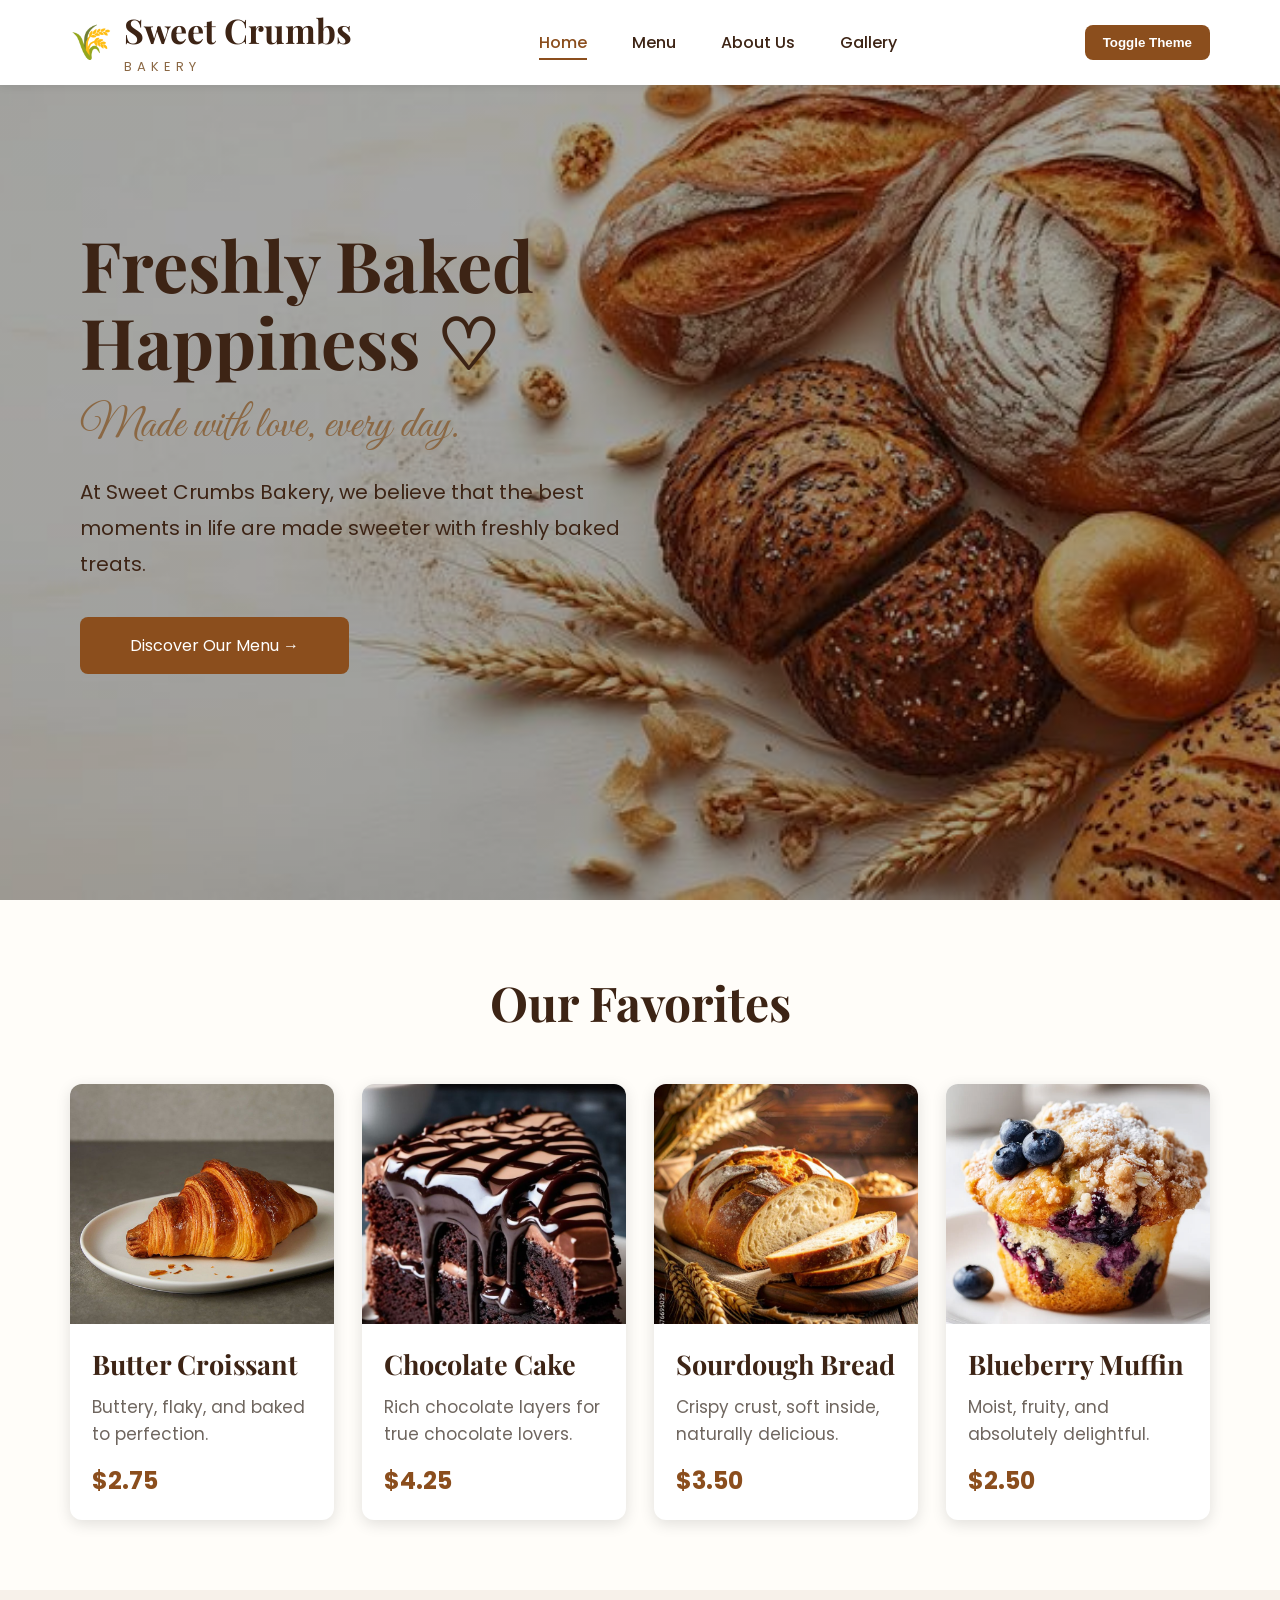
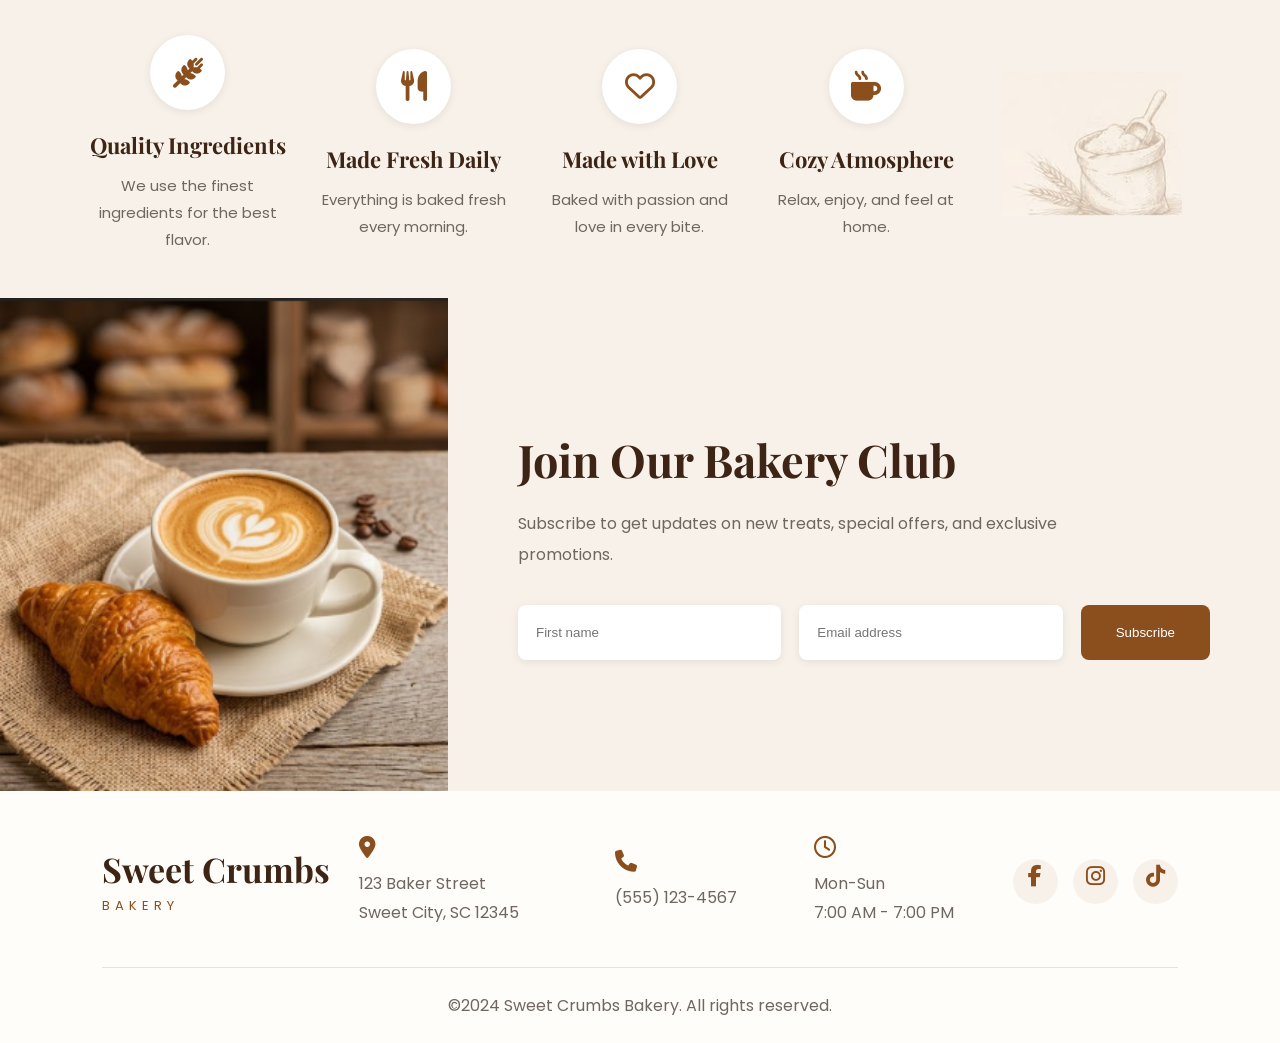
<file: index.html>
<!DOCTYPE html>
<html lang="en">

<head>
 <meta charset="UTF-8">
    <meta name="viewport" content="width=device-width, initial-scale=1.0">
    <title>Sweet Crumbs Bakery</title>


    <link rel="preconnect" href="https://fonts.googleapis.com">
    <link rel="preconnect" href="https://fonts.gstatic.com" crossorigin>

    <link href="https://fonts.googleapis.com/css2?family=Playfair+Display:wght@400;600;700&family=Poppins:wght@300;400;500;600&family=Great+Vibes&display=swap" 
    rel="stylesheet">
    <meta charset="UTF-8">
    <meta name="viewport" content="width=device-width, initial-scale=1.0">

    <title>Sweet Crumbs Bakery</title>

    <!-- Google Fonts -->
    <link rel="preconnect" href="https://fonts.googleapis.com">

    <link rel="preconnect" href="https://fonts.gstatic.com" crossorigin>

    <link href="https://fonts.googleapis.com/css2?family=Playfair+Display:wght@500;600;700&family=Poppins:wght@300;400;500;600&display=swap"
        rel="stylesheet">

    <!-- Font Awesome -->

    <link rel="stylesheet"
        href="https://cdnjs.cloudflare.com/ajax/libs/font-awesome/6.7.2/css/all.min.css">

    <link rel="stylesheet" href="style.css">
     
</head>

<body>

    <!-- ================= HEADER ================= -->

    <header>

        <div class="logo">

           <div class="logo-icon">
    🌾
         </div>

            <div class="logo-text">
                <h2>Sweet Crumbs</h2>
                <span>BAKERY</span>
            </div>

        </div>

   <nav class="navbar">
    <ul class="nav-links">
        <li><a href="#home" class="active">Home</a></li>
        <li><a href="#menu">Menu</a></li>
        <li><a href="#about">About Us</a></li>
        <li><a href="#gallery">Gallery</a></li>
    </ul>
</nav>

    <button id="theme-toggle">Toggle Theme</button>

    <div class="menu-btn">
        <div></div>
    </div>

</header>




    <!-- ================= HERO ================= -->

<section class="hero" id="home">
    
        <div class="overlay">

            <div class="hero-content">

                <h1>
                    Freshly Baked
                    <br>
                    Happiness ♡
                </h1>

                <h3>
                    Made with love, every day.
                </h3>

                <p>

                    At Sweet Crumbs Bakery, we believe that the
                    best moments in life are made sweeter with
                    freshly baked treats.

                </p>
                <a href="#" class="hero-btn">
                    Discover Our Menu →
                </a>

            </div>

        </div>

    </section>






    <!-- ================= FAVORITES ================= -->

<section class="favorites" id="menu">
        <h2>Our Favorites</h2>

        <div class="cards">

            <!-- Card 1 -->

            <div class="card">

                <img src="img/corissant.jpg" alt="Croissant">

                <div class="card-body">

                    <h3>Butter Croissant</h3>

                    <p>
                        Buttery, flaky, and baked to perfection.
                    </p>

                    <span>$2.75</span>

                </div>

            </div>



            <!-- Card 2 -->

            <div class="card">

                <img src="img/cake.jpg" alt="Cake">

                <div class="card-body">

                    <h3>Chocolate Cake</h3>

                    <p>
                        Rich chocolate layers for true chocolate lovers.
                    </p>

                    <span>$4.25</span>

                </div>

            </div>



            <!-- Card 3 -->

            <div class="card">

                <img src="img/bread.jpg" alt="Bread">

                <div class="card-body">

                    <h3>Sourdough Bread</h3>

                    <p>
                        Crispy crust, soft inside, naturally delicious.
                    </p>

                    <span>$3.50</span>

                </div>

            </div>




            <!-- Card 4 -->

            <div class="card">

                <img src="img/muffin.jpg" alt="Muffin">

                <div class="card-body">

                    <h3>Blueberry Muffin</h3>

                    <p>
                        Moist, fruity, and absolutely delightful.
                    </p>

                    <span>$2.50</span>

                </div>

            </div>

        </div>

    </section>
 


    <!-- ================= FEATURES ================= -->

    <section class="features">

        <div class="feature">

            <i class="fa-solid fa-wheat-awn"></i>

            <h3>

                Quality Ingredients

            </h3>

            <p>

                We use the finest
                ingredients for the best flavor.

            </p>

        </div>

        <div class="feature">

<i class="fa-solid fa-utensils"></i>

<h3>

                Made Fresh Daily

            </h3>

            <p>

                Everything is baked
                fresh every morning.

            </p>

        </div>

        <div class="feature">

            <i class="fa-regular fa-heart"></i>

            <h3>

                Made with Love

            </h3>

            <p>

                Baked with passion
                and love in every bite.

            </p>

        </div>

        <div class="feature">

            <i class="fa-solid fa-mug-hot"></i>

            <h3>

                Cozy Atmosphere

            </h3>

            <p>

                Relax,
                enjoy,
                and feel at home.

            </p>

        </div>

        <div class="feature-image">

<img src="img/flor1.png" alt="Flour">
        </div>

    </section>

    <!-- ================= JOIN ================= -->

<section class="join" id="gallery">
        <div class="join-image">

<img src="img/Coffee.png" alt="Coffee">        </div>

        <div class="join-content">

            <h2>

                Join Our Bakery Club

            </h2>

            <p>

                Subscribe to get updates on new treats,
                special offers,
                and exclusive promotions.

            </p>

            <form id="subscribeForm">

                <input
                    id="name"
                    type="text"
                    placeholder="First name">

                <input
                    id="email"
                    type="email"
                    placeholder="Email address">

                <button type="submit">
                   Subscribe
               </button>
               
            </form>

        </div>

    </section>

    <!-- ================= FOOTER ================= -->

<footer id="about">
        <div class="footer-grid">

            <div class="footer-logo">

                <h2>

                    Sweet Crumbs

                </h2>

                <span>BAKERY</span>

            </div>

            <div>

                <i class="fa-solid fa-location-dot"></i>

                <p>

                    123 Baker Street

                    <br>

                    Sweet City, SC 12345

                </p>

            </div>

            <div>

                <i class="fa-solid fa-phone"></i>

                <p>

                    (555) 123-4567

                </p>

            </div>

            <div>

                <i class="fa-regular fa-clock"></i>

                <p>

                    Mon-Sun

                    <br>

                    7:00 AM - 7:00 PM

                </p>

            </div>

            <div class="social">

                <a href="#"><i class="fa-brands fa-facebook-f"></i></a>

                <a href="#"><i class="fa-brands fa-instagram"></i></a>

                <a href="#"><i class="fa-brands fa-tiktok"></i></a>

            </div>

        </div>

        <p class="copy">

            ©2024 Sweet Crumbs Bakery.
            All rights reserved.

        </p>

    </footer>

    <script src="script.js"></script>

</body>

</html>
</file>
<file: style.css>
/* =====================================
            VARIABLES
===================================== */

:root{

    --white:#ffffff;

    --bg-color:#fffdf9;
    --text-color:#3d2415;
    --header-bg:#ffffff;
    --card-bg:#ffffff;

    --primary:#8b4e1d;
    --primary-hover:#60310f;
    --secondary:#8b6844;

    --section:#f7f1ea;
    --sub:#6f665f;

    --shadow:0 2px 8px rgba(0,0,0,.08);

    --radius:15px;

}

[data-theme="dark"]{

    --bg-color:#1f1f1f;
    --text-color:#c78c4d;
    --header-bg:#2d2d2d;
    --card-bg:#363636;

    --primary:#d89b5d;
    --primary-hover:#c28143;
    --secondary:#e5c5a2;

    --section:#2a2622;
    --sub:#d1cbc5;

    --shadow:0 2px 8px rgba(255,255,255,.08);

}

/* Hide flour image in dark mode */
[data-theme="dark"] .feature-image{
    display:none;
}

/* =====================================
                RESET
===================================== */

*{

    margin:0;
    padding:0;
    box-sizing:border-box;
    scroll-behavior:smooth;

}

body{

    font-family:'Poppins',sans-serif;
    background:var(--bg-color);
    color:var(--text-color);
    transition:.3s;

}

img{

    width:100%;
    display:block;

}

a{

    text-decoration:none;

}

ul{

    list-style:none;

}


/* =====================================
                HEADER
===================================== */

header{

    width:100%;
    height:85px;

    position:fixed;
    top:0;
    left:0;
    z-index:1000;

    display:flex;
    justify-content:space-between;
    align-items:center;

    padding:0 70px;

    background:var(--header-bg);

    box-shadow:var(--shadow);

    transition:.3s;

}


/* =====================================
                LOGO
===================================== */

.logo{

    display:flex;
    align-items:center;
    gap:12px;

}

.logo-icon{

    font-size:34px;

}

.logo-text h2{

    font-family:'Playfair Display',serif;
    font-size:34px;
    color:var(--text-color);

}

.logo-text span{

    font-size:13px;
    letter-spacing:5px;
    color:var(--secondary);

}


/* =====================================
                NAVBAR
===================================== */

.navbar ul{

    display:flex;
    gap:45px;

}

.navbar a{

    color:var(--text-color);
    font-weight:500;
    transition:.3s;

}

.navbar a:hover,
.navbar a.active{

    color:var(--primary);
    border-bottom:2px solid var(--primary);
    padding-bottom:4px;

}


/* =====================================
            THEME BUTTON
===================================== */

#theme-toggle{

    background:var(--primary);

    color:#fff;

    border:none;

    padding:10px 18px;

    border-radius:8px;

    cursor:pointer;

    font-weight:600;

    transition:.3s;

}

#theme-toggle:hover{

    background:var(--primary-hover);

}


/* =====================================
            MENU BUTTON
===================================== */

.menu-btn{

    display:none;

    flex-direction:column;

    justify-content:center;

    gap:6px;

    width:35px;

    cursor:pointer;

}

.menu-btn div{

    width:100%;
    height:4px;

    background:var(--primary);

    border-radius:5px;

    position:relative;

}

.menu-btn div::before,
.menu-btn div::after{

    content:"";

    position:absolute;

    width:100%;
    height:4px;

    background:var(--primary);

    border-radius:5px;

}

.menu-btn div::before{


    top:-10px;

}

.menu-btn div::after{

    top:10px;

}

/*=====================================
            HERO
=====================================*/


.hero{
    background: linear-gradient(rgba(0,0,0,0.35), rgba(0,0,0,0.35)),
                url("img/bakery.jpg");
    background-size: cover;
    background-position: center;
    background-repeat: no-repeat;

    width: 100%;
    height: 100vh;

    display: flex;
    justify-content: flex-start; /* يجعل المحتوى على اليسار */
    align-items: center;
    padding-left: 80px;          /* مسافة من الحافة */
}




    .hero-content{
    max-width: 600px;
    color: white;
    text-align: left; /* النص يبدأ من اليسار */
}


.hero-content h1{

    font-family:'Playfair Display',serif;
    font-size:70px;
    line-height:1.1;

    color:var(--text-color);

    margin-bottom:18px;

}

.hero-content h3{

    font-family:'Great Vibes',cursive;

    font-size:45px;

    color:var(--secondary);

    margin-bottom:20px;

    font-weight:400;

}

.hero-content p{

    font-size:20px;
    line-height:1.8;

    color:var(--text-color);

    margin-bottom:35px;

}

.hero-btn{

    display:inline-flex;

    justify-content:center;
    align-items:center;

    gap:10px;

    background:var(--primary);

    color:#fff;

    padding:16px 50px;

    border-radius:8px;

    transition:.3s;

}

.hero-btn:hover{

    background:var(--primary-hover);

}

/* Hero title in dark mode */
[data-theme="dark"] .hero-content h1{
    color:#d6b38a;
}
/*=====================================
            FAVORITES
=====================================*/

.favorites{

    padding:70px;

    background:var(--bg-color);

}

.favorites h2{

    text-align:center;

    font-family:'Playfair Display',serif;

    font-size:48px;

    color:var(--text-color);

    margin-bottom:50px;

}

/*=====================================
                CARDS
=====================================*/

.cards{

    display:grid;

    grid-template-columns:repeat(4,1fr);

    gap:28px;

}

.card{

    background:var(--card-bg);

    border-radius:12px;

    overflow:hidden;

    box-shadow:0 4px 15px rgba(0,0,0,.12);

    transition:.3s;

}

.card:hover{

    transform:translateY(-8px);

}

.card img{

    width:100%;

    height:240px;

    object-fit:cover;

}

.card-body{

    padding:22px;

}

.card-body h3{

    font-family:'Playfair Display',serif;

    font-size:27px;

    color:var(--text-color);

    margin-bottom:12px;

}

.card-body p{

    font-size:17px;

    line-height:1.6;

    color:var(--sub);

    margin-bottom:15px;

}

.card-body span{

    color:var(--primary);

    font-size:24px;

    font-weight:bold;

}
/*=====================================
                ABOUT
=====================================*/

.about{

    padding:80px 70px;

    background:var(--card-bg);

}

.about-container{

    display:grid;

    grid-template-columns:1fr 1fr;

    gap:60px;

    align-items:center;

}

.about img{

    width:100%;

    border-radius:15px;

    box-shadow:var(--shadow);

}

.about-text h2{

    font-family:'Playfair Display',serif;

    font-size:48px;

    color:var(--text-color);

    margin-bottom:20px;

}

.about-text p{

    font-size:18px;

    line-height:1.9;

    color:var(--text-color);

    margin-bottom:18px;

}


/*=====================================
                GALLERY
=====================================*/

.gallery{

    padding:80px 70px;

    background:var(--bg-color);

}

.gallery h2{

    text-align:center;

    font-family:'Playfair Display',serif;

    font-size:48px;

    color:var(--text-color);

    margin-bottom:50px;

}

.gallery-grid{

    display:grid;

    grid-template-columns:repeat(3,1fr);

    gap:20px;

}

.gallery-grid img{

    width:100%;

    height:280px;

    object-fit:cover;

    border-radius:12px;

    cursor:pointer;

    transition:.3s;

}

.gallery-grid img:hover{

    transform:scale(1.05);

}


/*=====================================
            TESTIMONIALS
=====================================*/

.testimonials{

    padding:80px 70px;

    background:var(--card-bg);

}

.testimonials h2{

    text-align:center;

    font-family:'Playfair Display',serif;

    font-size:48px;

    color:var(--text-color);

    margin-bottom:50px;

}

.testimonial-container{

    display:grid;

    grid-template-columns:repeat(3,1fr);

    gap:30px;

}

.testimonial{

    background:var(--bg-color);

    padding:30px;

    border-radius:12px;

    box-shadow:var(--shadow);

}

.testimonial p{

    line-height:1.8;

    margin-bottom:20px;

    color:var(--text-color);

}

.testimonial h4{

    color:var(--primary);

}


/*=====================================
                CONTACT
=====================================*/

.contact{

    padding:80px 70px;

    background:var(--bg-color);

}

.contact h2{

    text-align:center;

    font-family:'Playfair Display',serif;

    font-size:48px;

    color:var(--text-color);

    margin-bottom:50px;

}

.contact form{

    max-width:700px;

    margin:auto;

    display:flex;

    flex-direction:column;

    gap:20px;

}

.contact input,
.contact textarea{

    padding:16px;

    border:1px solid #ccc;

    border-radius:8px;

    background:var(--card-bg);

    color:var(--text-color);

    font-size:16px;

}

.contact textarea{

    resize:none;

    height:180px;

}

.contact button{

    background:var(--primary);

    color:#fff;

    border:none;

    padding:16px;

    border-radius:8px;

    cursor:pointer;

    font-size:18px;

    transition:.3s;

}

.contact button:hover{

    background:var(--primary-hover);

}
/*=====================================
            FEATURES
=====================================*/

.features{

    display:grid;

    grid-template-columns:repeat(5,1fr);

    align-items:center;

    gap:30px;

    padding:45px 7%;

    background:var(--section);

}

.feature{

    text-align:center;

}

.feature i{

    width:75px;
    height:75px;

    display:flex;
    justify-content:center;
    align-items:center;

    margin:0 auto 20px;

    border-radius:50%;

    background:var(--card-bg);

    color:var(--primary);

    font-size:30px;

    box-shadow:var(--shadow);

}

.feature h3{

    font-family:'Playfair Display',serif;

    font-size:22px;

    color:var(--text-color);

    margin-bottom:12px;

}

.feature p{

    color:var(--sub);

    line-height:1.8;

    font-size:15px;

}

.feature-image{

    display:flex;

    justify-content:center;

}

.feature-image img{

    width:180px;

    opacity:.8;

}


/*=====================================
            JOIN SECTION
=====================================*/

.join{

    display:grid;

    grid-template-columns:35% 65%;

    background:var(--section);

}

.join-image img{

    height:100%;

    object-fit:cover;

}

.join-content{

    padding:70px;

    display:flex;

    flex-direction:column;

    justify-content:center;

}

.join-content h2{

    font-family:'Playfair Display',serif;

    font-size:45px;

    color:var(--text-color);

    margin-bottom:20px;

}

.join-content p{

    width:85%;

    color:var(--sub);

    line-height:1.9;

    margin-bottom:35px;

}

#subscribeForm{

    display:flex;

    gap:18px;

    flex-wrap:wrap;

}

#subscribeForm input{

    flex:1;

    min-width:220px;

    height:55px;

    padding:0 18px;

    border:none;

    outline:none;

    border-radius:8px;

    background:var(--card-bg);

    color:var(--text-color);

    box-shadow:var(--shadow);

}

#subscribeForm button{

    background:var(--primary);

    color:#fff;

    border:none;

    border-radius:8px;

    padding:0 35px;

    cursor:pointer;

    transition:.3s;

}

#subscribeForm button:hover{

    background:var(--primary-hover);

}


/*=====================================
                FOOTER
=====================================*/

footer{

    background:var(--bg-color);

    padding:45px 8% 25px;

}

.footer-grid{

    display:grid;

    grid-template-columns:
        2fr
        2fr
        1.5fr
        1.5fr
        1fr;

    gap:25px;

    align-items:center;

}

.footer-logo h2{

    font-family:'Playfair Display',serif;

    font-size:34px;

    color:var(--text-color);

}

.footer-logo span{

    color:var(--primary);

    font-size:13px;

    letter-spacing:5px;

}

.footer-grid i{

    color:var(--primary);

    font-size:22px;

    margin-bottom:12px;

}

.footer-grid p{

    color:var(--sub);

    line-height:1.8;

}

.social{

    display:flex;

    justify-content:center;

    align-items:center;

    gap:15px;

}

.social a{

    width:45px;

    height:45px;

    display:flex;

    justify-content:center;

    align-items:center;

    border-radius:50%;

    background:var(--section);

    color:var(--primary);

    transition:.3s;

}

.social a:hover{

    background:var(--primary);

    color:#fff;

}

.copy{

    margin-top:40px;

    padding-top:25px;

    text-align:center;

    color:var(--sub);

    border-top:1px solid rgba(0,0,0,.1);

}


/*=====================================
            INPUT STYLES
=====================================*/

input{

    border:2px solid #ccc;

    padding:10px;

    border-radius:6px;

    outline:none;

    transition:.3s;

}

input:focus{

    border-color:#4a90e2;

    box-shadow:0 0 8px rgba(74,144,226,.3);

}

input.error{

    border-color:#e74c3c;

    background:rgba(231,76,60,.05);

}

.error-message{

    display:block;

    margin-top:5px;

    color:#e74c3c;

    font-size:12px;

}

.success-message{

    position:fixed;

    left:50%;

    bottom:20px;

    transform:translateX(-50%);

    background:#2ecc71;

    color:#fff;

    padding:12px 18px;

    border-radius:8px;

    animation:fadeInOut 2.5s ease;

}

@keyframes fadeInOut{

    0%{

        opacity:0;

        transform:translateX(-50%) translateY(10px);

    }

    10%{

        opacity:1;

        transform:translateX(-50%) translateY(0);

    }

    90%{

        opacity:1;

    }

    100%{

        opacity:0;

        transform:translateX(-50%) translateY(10px);

    }

}
/*=====================================
            RESPONSIVE
=====================================*/

/*========== Large Tablets ==========*/

@media (max-width:1100px){

    header{
        padding:0 40px;
    }

    .hero-content{
        width:450px;
    }

    .hero-content h1{
        font-size:55px;
    }

    .cards{
        grid-template-columns:repeat(2,1fr);
    }

    .about-container{
        grid-template-columns:1fr;
        text-align:center;
    }

    .gallery-grid{
        grid-template-columns:repeat(2,1fr);
    }

    .testimonial-container{
        grid-template-columns:repeat(2,1fr);
    }

    .features{
        grid-template-columns:repeat(2,1fr);
    }

    .feature-image{
        grid-column:1/3;
    }

    .footer-grid{
        grid-template-columns:repeat(2,1fr);
    }

    .footer-logo{
        grid-column:1/3;
        text-align:center;
    }

    .social{
        grid-column:1/3;
        justify-content:center;
    }

}


/*========== Tablets ==========*/

@media (max-width:768px){

    header{

        height:75px;

        padding:0 20px;

    }

    .navbar{

        position:absolute;

        top:75px;

        left:0;

        width:100%;

        background:var(--header-bg);

        display:none;

        box-shadow:var(--shadow);

    }

    .navbar.active{

        display:block;

    }

    .navbar ul{

        flex-direction:column;

        gap:0;

    }

    .navbar ul li{

        border-bottom:1px solid rgba(0,0,0,.08);

    }

    .navbar ul li a{

        display:block;

        padding:18px 20px;

    }

    .menu-btn{

        display:flex;

    }

    .hero{

        margin-top:75px;

        height:auto;

        padding:90px 20px;

        justify-content:center;

        text-align:center;

    }

    .hero-content{

        width:100%;

        margin:0;

    }

    .hero-content h1{

        font-size:42px;

    }

    .hero-content h3{

        font-size:32px;

    }

    .hero-content p{

        font-size:17px;

    }

    .hero-btn{

        width:100%;

        max-width:320px;

    }

    .favorites,
    .about,
    .gallery,
    .testimonials,
    .contact{

        padding:50px 20px;

    }

    .cards,
    .gallery-grid,
    .testimonial-container{

        grid-template-columns:1fr;

    }

    .about-container{

        grid-template-columns:1fr;

        gap:30px;

    }

    .about-text{

        text-align:center;

    }

    .about-text h2{

        font-size:38px;

    }

    .join{

        grid-template-columns:1fr;

    }

    .join-content{

        padding:45px 25px;

        text-align:center;

    }

    .join-content p{

        width:100%;

    }

    #subscribeForm{

        flex-direction:column;

    }

    #subscribeForm button{

        height:55px;

    }

}


/*========== Mobile ==========*/

@media (max-width:600px){

    .features{

        grid-template-columns:1fr;

    }

    .feature-image{

        grid-column:auto;

    }

    .footer-grid{

        grid-template-columns:1fr;

        text-align:center;

    }

    .social{

        justify-content:center;

    }

}

@media (max-width:480px){

    .logo-text h2{

        font-size:24px;

    }

    .logo-text span{

        font-size:10px;

        letter-spacing:3px;

    }

    .hero-content h1{

        font-size:34px;

    }

    .hero-content h3{

        font-size:28px;

    }

    .hero-content p{

        font-size:16px;

    }

    .favorites h2,
    .about h2,
    .gallery h2,
    .testimonials h2,
    .contact h2{

        font-size:34px;

    }

    .card-body h3{

        font-size:22px;

    }

    .gallery-grid img{

        height:220px;

    }

    .testimonial{

        padding:20px;

    }

    .contact input,
    .contact textarea{

        font-size:15px;

    }

    .contact button{

        width:100%;

    }

    .join-content h2{

        font-size:34px;

    }

}
</file>
